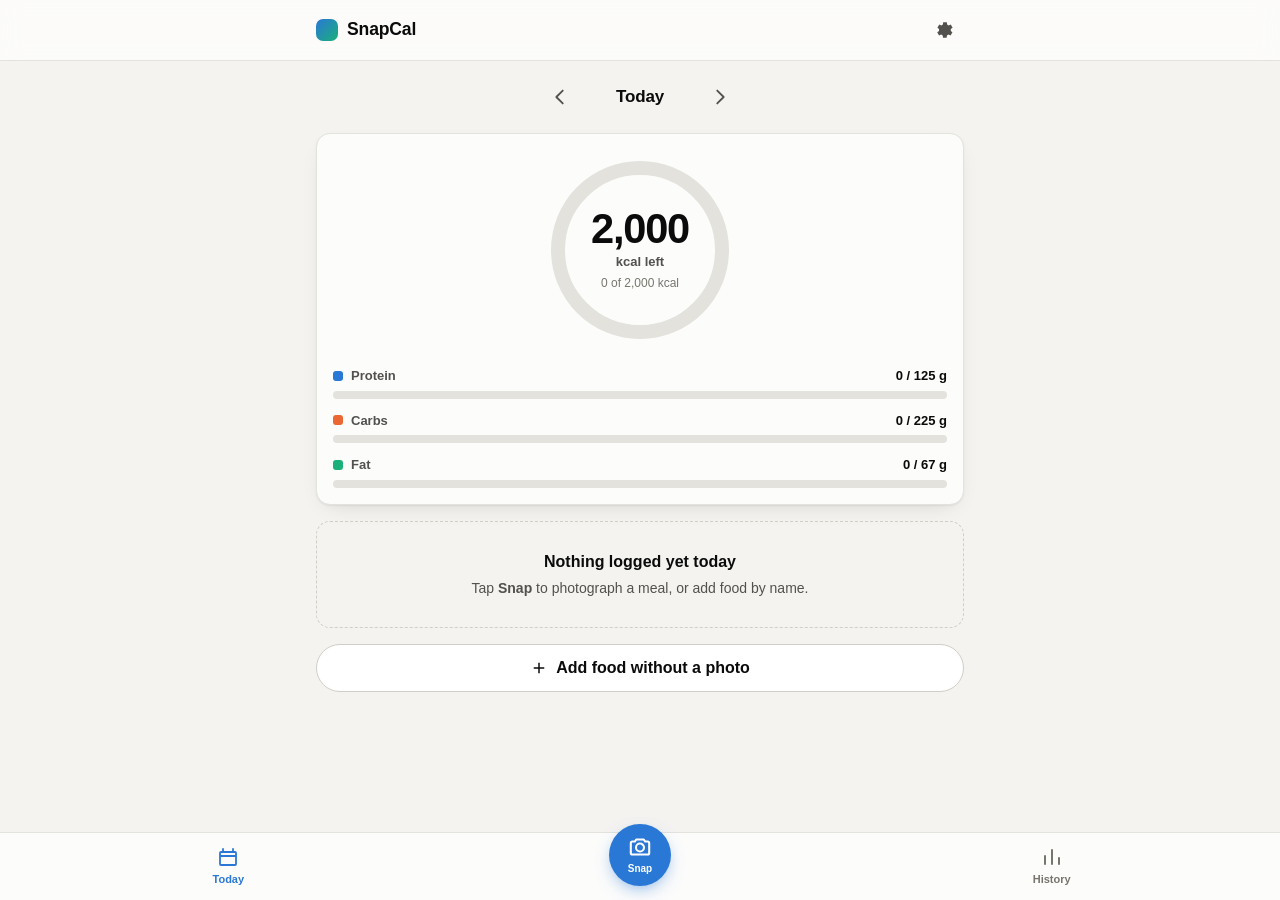
<file: calories/index.html>
<!doctype html>
<html lang="en">
<head>
<meta charset="utf-8">
<meta name="viewport" content="width=device-width, initial-scale=1, viewport-fit=cover">
<title>SnapCal — Calorie Tracker</title>
<meta name="description" content="Track calories by snapping a photo of your meal. Works offline, your data stays on your device.">
<meta name="theme-color" content="#fcfcfb" media="(prefers-color-scheme: light)">
<meta name="theme-color" content="#1a1a19" media="(prefers-color-scheme: dark)">
<link rel="manifest" href="manifest.webmanifest">
<link rel="icon" href="icons/icon-192.png" sizes="192x192">
<link rel="apple-touch-icon" href="icons/apple-touch-icon.png">
<meta name="apple-mobile-web-app-capable" content="yes">
<meta name="apple-mobile-web-app-title" content="SnapCal">
<link rel="stylesheet" href="styles.css">
</head>
<body data-palette="#2a78d6,#eb6834,#1baf7a">

<a class="skip-link" href="#main">Skip to content</a>

<header class="appbar">
  <div class="appbar-in">
    <h1 class="brand"><span class="brand-mark" aria-hidden="true"></span> SnapCal</h1>
    <button type="button" class="icon-btn" id="btn-settings" aria-label="Settings">
      <svg viewBox="0 0 24 24" aria-hidden="true"><path d="M12 15.5a3.5 3.5 0 1 0 0-7 3.5 3.5 0 0 0 0 7Z"/><path d="M19.4 13a7.8 7.8 0 0 0 0-2l2-1.5-2-3.4-2.3 1a7.8 7.8 0 0 0-1.7-1l-.3-2.5h-4l-.3 2.5a7.8 7.8 0 0 0-1.7 1l-2.3-1-2 3.4L6.6 11a7.8 7.8 0 0 0 0 2l-2 1.5 2 3.4 2.3-1a7.8 7.8 0 0 0 1.7 1l.3 2.5h4l.3-2.5a7.8 7.8 0 0 0 1.7-1l2.3 1 2-3.4Z"/></svg>
    </button>
  </div>
</header>

<main id="main">

  <!-- ───────────────────────── TODAY ───────────────────────── -->
  <section class="screen" id="screen-today" aria-labelledby="today-h">
    <div class="day-nav">
      <button type="button" class="icon-btn" id="day-prev" aria-label="Previous day">
        <svg viewBox="0 0 24 24" aria-hidden="true"><path d="M15 5l-7 7 7 7" fill="none" stroke="currentColor" stroke-width="2" stroke-linecap="round" stroke-linejoin="round"/></svg>
      </button>
      <h2 id="today-h" class="day-label">Today</h2>
      <button type="button" class="icon-btn" id="day-next" aria-label="Next day">
        <svg viewBox="0 0 24 24" aria-hidden="true"><path d="M9 5l7 7-7 7" fill="none" stroke="currentColor" stroke-width="2" stroke-linecap="round" stroke-linejoin="round"/></svg>
      </button>
    </div>

    <div class="viz-root card ring-card">
      <figure class="ring-figure">
        <svg class="ring" viewBox="0 0 200 200" role="img" aria-labelledby="ring-title ring-desc">
          <title id="ring-title">Calories today</title>
          <desc id="ring-desc" class="ring-desc">No meals logged yet.</desc>
          <circle class="ring-track" cx="100" cy="100" r="82"></circle>
          <circle class="ring-value" cx="100" cy="100" r="82" transform="rotate(-90 100 100)"></circle>
        </svg>
        <div class="ring-center">
          <strong class="hero-num" id="kcal-left">0</strong>
          <span class="hero-sub" id="kcal-left-label">kcal left</span>
          <span class="hero-foot" id="kcal-of">of 2000 goal</span>
        </div>
      </figure>

      <p class="status-line" id="goal-status" hidden></p>

      <div class="macros" id="macros" role="group" aria-label="Macronutrients">
        <div class="macro" data-macro="p">
          <div class="macro-head"><span class="swatch" aria-hidden="true"></span><span class="macro-name">Protein</span><span class="macro-val">0 g</span></div>
          <div class="macro-bar"><span class="macro-fill"></span><span class="macro-target" aria-hidden="true"></span></div>
        </div>
        <div class="macro" data-macro="c">
          <div class="macro-head"><span class="swatch" aria-hidden="true"></span><span class="macro-name">Carbs</span><span class="macro-val">0 g</span></div>
          <div class="macro-bar"><span class="macro-fill"></span><span class="macro-target" aria-hidden="true"></span></div>
        </div>
        <div class="macro" data-macro="f">
          <div class="macro-head"><span class="swatch" aria-hidden="true"></span><span class="macro-name">Fat</span><span class="macro-val">0 g</span></div>
          <div class="macro-bar"><span class="macro-fill"></span><span class="macro-target" aria-hidden="true"></span></div>
        </div>
      </div>
    </div>

    <div id="meal-groups" class="meals"></div>

    <button type="button" class="btn btn-quiet add-manual" id="btn-add-manual">
      <svg viewBox="0 0 24 24" aria-hidden="true" width="18" height="18" fill="currentColor"><path d="M11 5h2v6h6v2h-6v6h-2v-6H5v-2h6V5Z"/></svg>
      Add food without a photo
    </button>
  </section>

  <!-- ───────────────────────── HISTORY ───────────────────────── -->
  <section class="screen" id="screen-history" aria-labelledby="history-h" hidden>
    <h2 id="history-h">History</h2>

    <div class="stat-row">
      <div class="card stat">
        <span class="stat-label">Daily average</span>
        <strong class="stat-num" id="stat-avg">—</strong>
        <span class="stat-foot" id="stat-avg-foot">last 7 days</span>
      </div>
      <div class="card stat">
        <span class="stat-label">Days on target</span>
        <strong class="stat-num" id="stat-ontarget">—</strong>
        <span class="stat-foot">within goal</span>
      </div>
      <div class="card stat">
        <span class="stat-label">Meals logged</span>
        <strong class="stat-num" id="stat-meals">—</strong>
        <span class="stat-foot">all time</span>
      </div>
    </div>

    <div class="viz-root card">
      <div class="chart-head">
        <h3 class="chart-title">Calories per day</h3>
        <div class="chart-tools">
          <div class="seg" role="group" aria-label="Time range">
            <button type="button" class="seg-btn is-on" data-range="7">7d</button>
            <button type="button" class="seg-btn" data-range="14">14d</button>
            <button type="button" class="seg-btn" data-range="30">30d</button>
          </div>
          <button type="button" class="link-btn" id="btn-table" aria-expanded="false">Table view</button>
        </div>
      </div>
      <div class="chart-wrap">
        <div class="chart" id="chart-days" role="img" aria-labelledby="chart-days-desc"></div>
        <p id="chart-days-desc" class="sr-only">Bar chart of daily calorie totals.</p>
        <div class="tooltip" id="chart-tip" role="status" aria-live="polite" hidden></div>
      </div>
      <div id="table-days" hidden></div>
    </div>
  </section>

  <!-- ───────────────────────── SETTINGS ───────────────────────── -->
  <section class="screen" id="screen-settings" aria-labelledby="settings-h" hidden>
    <h2 id="settings-h">Settings</h2>

    <form class="card stack" id="form-goals" novalidate>
      <h3>Daily targets</h3>
      <label class="field">
        <span>Calorie goal</span>
        <input type="number" id="in-goal" inputmode="numeric" min="800" max="6000" step="10" required>
        <small>kcal per day</small>
      </label>
      <fieldset class="split">
        <legend>Macro split (% of calories)</legend>
        <label class="field"><span>Protein</span><input type="number" id="in-sp" min="5" max="70" step="1"></label>
        <label class="field"><span>Carbs</span><input type="number" id="in-sc" min="5" max="80" step="1"></label>
        <label class="field"><span>Fat</span><input type="number" id="in-sf" min="5" max="70" step="1"></label>
      </fieldset>
      <p class="hint" id="split-hint"></p>
      <details class="calc">
        <summary>Help me pick a goal</summary>
        <div class="stack">
          <div class="split">
            <label class="field"><span>Sex</span>
              <select id="in-sex"><option value="f">Female</option><option value="m">Male</option></select>
            </label>
            <label class="field"><span>Age</span><input type="number" id="in-age" min="14" max="100" step="1"></label>
          </div>
          <div class="split">
            <label class="field"><span>Height</span><input type="number" id="in-height" min="120" max="230" step="1"><small>cm</small></label>
            <label class="field"><span>Weight</span><input type="number" id="in-weight" min="30" max="250" step="0.5"><small>kg</small></label>
          </div>
          <label class="field"><span>Activity</span>
            <select id="in-activity">
              <option value="1.2">Mostly sitting</option>
              <option value="1.375">Light activity, 1–3 days</option>
              <option value="1.55" selected>Moderate, 3–5 days</option>
              <option value="1.725">Very active, 6–7 days</option>
              <option value="1.9">Physical job or athlete</option>
            </select>
          </label>
          <label class="field"><span>Aim</span>
            <select id="in-aim">
              <option value="-500">Lose about 0.5 kg / week</option>
              <option value="-250">Lose slowly</option>
              <option value="0" selected>Maintain</option>
              <option value="250">Gain slowly</option>
            </select>
          </label>
          <button type="button" class="btn btn-quiet" id="btn-calc">Estimate my goal</button>
          <p class="hint" id="calc-out"></p>
          <p class="fineprint">A rough estimate from the Mifflin–St Jeor formula. It is not medical advice — check with a professional before making big changes.</p>
        </div>
      </details>
      <button type="submit" class="btn">Save targets</button>
    </form>

    <form class="card stack" id="form-ai" novalidate>
      <h3>Photo recognition</h3>
      <p class="hint">SnapCal can read your meal photo with Claude and estimate what is on the plate. Paste your own Anthropic API key — it is stored only in this browser and sent only to <code>api.anthropic.com</code>.</p>
      <label class="field">
        <span>Anthropic API key</span>
        <input type="password" id="in-key" autocomplete="off" spellcheck="false" placeholder="sk-ant-...">
        <small>Get one at console.anthropic.com. Leave empty to log meals by hand.</small>
      </label>
      <label class="field">
        <span>Model</span>
        <select id="in-model">
          <option value="claude-sonnet-5-5">Sonnet 5.5 — about 0.6¢ a scan (recommended)</option>
          <option value="claude-opus-5-5">Opus 5.5 — about 1.3¢, best on crowded plates</option>
          <option value="claude-haiku-5-5">Haiku 5.5 — about 0.03¢, cheapest and fastest</option>
        </select>
        <small>Rough cost per photo at today's rates. Three meals a day is
        well under US$1 a month on Sonnet.</small>
      </label>
      <div class="row">
        <button type="submit" class="btn">Save</button>
        <button type="button" class="btn btn-quiet" id="btn-test-key">Test key</button>
      </div>
      <label class="check">
        <input type="checkbox" id="in-autolog">
        <span>
          <strong>Log the meal straight after scanning</strong>
          <small>Snap and it's done — no review step. The meal stays editable from Today.</small>
        </span>
      </label>
      <p class="hint" id="key-status"></p>
      <p class="fineprint">A browser-stored key can be read by anything that can run script on this page. Use a key with a low spend limit, and clear it when you are done.</p>
    </form>

    <div class="card stack">
      <h3>Appearance</h3>
      <div class="seg seg-wide" role="group" aria-label="Theme">
        <button type="button" class="seg-btn" data-theme-opt="system">System</button>
        <button type="button" class="seg-btn" data-theme-opt="light">Light</button>
        <button type="button" class="seg-btn" data-theme-opt="dark">Dark</button>
      </div>
    </div>

    <div class="card stack">
      <h3>Your data</h3>
      <p class="hint">Everything lives in this browser — meals in local storage, photos in an on-device database. Nothing is uploaded except the photo you choose to analyse.</p>
      <div class="row wrap">
        <button type="button" class="btn btn-quiet" id="btn-export-json">Export JSON</button>
        <button type="button" class="btn btn-quiet" id="btn-export-csv">Export CSV</button>
        <button type="button" class="btn btn-quiet" id="btn-import">Import JSON</button>
        <button type="button" class="btn btn-danger" id="btn-wipe">Delete everything</button>
      </div>
      <p class="hint" id="data-status"></p>
    </div>

    <p class="fineprint center">SnapCal gives estimates for everyday awareness, not clinical accuracy. Calorie figures in the built-in food list are rounded reference values, and a photo estimate is a best guess from what is visible.</p>
  </section>
</main>

<!-- ───────────────────────── BOTTOM BAR ───────────────────────── -->
<nav class="tabbar" aria-label="Main">
  <button type="button" class="tab is-on" data-tab="today" aria-current="page">
    <svg viewBox="0 0 24 24" aria-hidden="true"><path d="M4 11h16M7 4v3m10-3v3M5 7h14a1 1 0 0 1 1 1v11a1 1 0 0 1-1 1H5a1 1 0 0 1-1-1V8a1 1 0 0 1 1-1Z" fill="none" stroke="currentColor" stroke-width="1.8" stroke-linecap="round"/></svg>
    <span>Today</span>
  </button>
  <button type="button" class="snap-btn" id="btn-snap">
    <svg viewBox="0 0 24 24" aria-hidden="true"><path d="M12 16.2a3.7 3.7 0 1 0 0-7.4 3.7 3.7 0 0 0 0 7.4Z" fill="none" stroke="currentColor" stroke-width="1.9"/><path d="M3.5 8.5A1.5 1.5 0 0 1 5 7h2.3l1.2-2h7l1.2 2H19a1.5 1.5 0 0 1 1.5 1.5v9A1.5 1.5 0 0 1 19 19H5a1.5 1.5 0 0 1-1.5-1.5v-9Z" fill="none" stroke="currentColor" stroke-width="1.9" stroke-linejoin="round"/></svg>
    <span>Snap</span>
  </button>
  <button type="button" class="tab" data-tab="history">
    <svg viewBox="0 0 24 24" aria-hidden="true"><path d="M5 19V11m7 8V5m7 14v-6" fill="none" stroke="currentColor" stroke-width="2" stroke-linecap="round"/></svg>
    <span>History</span>
  </button>
</nav>

<!-- ───────────────────────── CAPTURE SHEET ───────────────────────── -->
<dialog class="sheet sheet-full" id="dlg-capture" aria-labelledby="capture-h">
  <form method="dialog" class="sheet-close-form"><button class="icon-btn sheet-x" value="cancel" aria-label="Close">✕</button></form>
  <h2 id="capture-h" class="sr-only">Take a photo of your meal</h2>
  <div class="cam">
    <video id="cam-video" playsinline muted autoplay></video>
    <div class="cam-frame" aria-hidden="true"></div>
    <p class="cam-msg" id="cam-msg">Starting camera…</p>
  </div>
  <div class="cam-bar">
    <label class="btn btn-quiet">
      Choose photo
      <input type="file" id="in-file" accept="image/*" hidden>
    </label>
    <button type="button" class="shutter" id="btn-shutter" aria-label="Take photo"><span></span></button>
    <button type="button" class="btn btn-quiet" id="btn-flip">Flip</button>
  </div>
</dialog>

<!-- ───────────────────────── REVIEW / CONFIRM SHEET ───────────────────────── -->
<dialog class="sheet" id="dlg-review" aria-labelledby="review-h">
  <div class="sheet-head">
    <h2 id="review-h">New meal</h2>
    <form method="dialog"><button class="icon-btn" value="cancel" aria-label="Close">✕</button></form>
  </div>

  <div class="sheet-body stack">
    <img id="review-photo" class="review-photo" alt="The meal you photographed" hidden>

    <div class="seg seg-wide" role="group" aria-label="Meal">
      <button type="button" class="seg-btn" data-meal="breakfast">Breakfast</button>
      <button type="button" class="seg-btn" data-meal="lunch">Lunch</button>
      <button type="button" class="seg-btn" data-meal="dinner">Dinner</button>
      <button type="button" class="seg-btn" data-meal="snack">Snack</button>
    </div>

    <p class="scan-note" id="scan-note" role="status" hidden>
      <span class="spin" aria-hidden="true"></span> Reading your plate…
    </p>

    <div class="no-key-box" id="no-key-box" hidden>
      <p class="hint"><strong>Scanning is not set up yet.</strong> With an Anthropic API key,
      a photo is read automatically the moment you take it. Until then, add the food by name below.</p>
      <button type="button" class="btn" id="btn-setup-key">Set up scanning</button>
    </div>

    <details class="ai-box" id="ai-box">
      <summary>Rescan with a hint</summary>
      <div class="stack">
        <label class="field">
          <span>Anything the photo doesn't show?</span>
          <input type="text" id="in-hint" placeholder="e.g. cooked with 2 tbsp oil, large portion">
        </label>
        <button type="button" class="btn btn-quiet" id="btn-analyze">Scan this photo</button>
      </div>
    </details>
    <p class="hint" id="ai-status"></p>

    <div class="items" id="review-items"></div>

    <div class="add-food">
      <label class="field">
        <span>Add food</span>
        <input type="search" id="in-search" placeholder="Search 95 foods — rice, roti canai, salmon…" autocomplete="off" role="combobox" aria-expanded="false" aria-controls="search-results">
      </label>
      <ul class="results" id="search-results" role="listbox" hidden></ul>
      <button type="button" class="link-btn" id="btn-custom">Enter calories manually</button>
    </div>

  </div>

  <div class="sheet-foot">
    <div class="totals" id="review-totals" aria-live="polite"></div>
    <div class="row">
      <button type="button" class="btn btn-quiet" id="btn-cancel-meal">Discard</button>
      <button type="button" class="btn" id="btn-save-meal">Save meal</button>
    </div>
  </div>
</dialog>

<div class="toast" id="toast" role="status" aria-live="polite" hidden></div>
<canvas id="work-canvas" hidden></canvas>

<script src="app.js" type="module"></script>
</body>
</html>
</file>
<file: calories/styles.css>
/* ─────────────────────────────────────────────────────────────
   SnapCal — tokens
   Chart colors follow the validated reference palette:
   categorical slots 1–3 (blue / orange / aqua) for macros,
   sequential blue for the day bars, status colors for goal state.
   ───────────────────────────────────────────────────────────── */
:root {
  color-scheme: light;
  --surface-0: #f4f3f0;
  --surface-1: #fcfcfb;
  --surface-2: #ffffff;
  --border: #e3e2dd;
  --border-strong: #cfcec7;
  --text-primary: #0b0b0b;
  --text-secondary: #52514e;
  --text-muted: #77756e;
  --accent: #2a78d6;
  --accent-ink: #ffffff;
  --accent-soft: #e8f0fc;

  --series-1: #2a78d6;  /* protein */
  --series-2: #eb6834;  /* carbs   */
  --series-3: #1baf7a;  /* fat     */
  --seq-bar: #2a78d6;
  --seq-bar-hover: #1c5cab;
  --seq-bar-dim: #9ec5f4;

  --good: #0ca30c;
  --warning: #fab219;
  --critical: #d03b3b;

  --radius: 14px;
  --radius-sm: 10px;
  --shadow: 0 1px 2px rgba(11, 11, 11, .06), 0 8px 24px -12px rgba(11, 11, 11, .18);
  --gutter: 16px;
  --tabbar-h: 68px;
  --font: -apple-system, BlinkMacSystemFont, "Segoe UI", Roboto, "Helvetica Neue", Arial, sans-serif;
}

@media (prefers-color-scheme: dark) {
  :root:not([data-theme="light"]) {
    color-scheme: dark;
    --surface-0: #121211;
    --surface-1: #1a1a19;
    --surface-2: #232322;
    --border: #35352f;
    --border-strong: #4a4a43;
    --text-primary: #f0efec;
    --text-secondary: #c3c2b7;
    --text-muted: #9c9a90;
    --accent: #3987e5;
    --accent-ink: #0b0b0b;
    --accent-soft: #1d2b3d;

    --series-1: #3987e5;
    --series-2: #d95926;
    --series-3: #199e70;
    --seq-bar: #3987e5;
    --seq-bar-hover: #86b6ef;
    --seq-bar-dim: #1c5cab;

    --shadow: 0 1px 2px rgba(0, 0, 0, .5), 0 8px 24px -12px rgba(0, 0, 0, .7);
  }
}
:root[data-theme="dark"] {
  color-scheme: dark;
  --surface-0: #121211;
  --surface-1: #1a1a19;
  --surface-2: #232322;
  --border: #35352f;
  --border-strong: #4a4a43;
  --text-primary: #f0efec;
  --text-secondary: #c3c2b7;
  --text-muted: #9c9a90;
  --accent: #3987e5;
  --accent-ink: #0b0b0b;
  --accent-soft: #1d2b3d;
  --series-1: #3987e5;
  --series-2: #d95926;
  --series-3: #199e70;
  --seq-bar: #3987e5;
  --seq-bar-hover: #86b6ef;
  --seq-bar-dim: #1c5cab;
  --shadow: 0 1px 2px rgba(0, 0, 0, .5), 0 8px 24px -12px rgba(0, 0, 0, .7);
}

* { box-sizing: border-box; }

/* A display rule on an element otherwise beats the UA's [hidden] — this keeps
   `el.hidden = true` authoritative everywhere in the app. */
[hidden] { display: none !important; }

html, body { overflow-x: hidden; }

body {
  margin: 0;
  background: var(--surface-0);
  color: var(--text-primary);
  font-family: var(--font);
  font-size: 16px;
  line-height: 1.5;
  -webkit-text-size-adjust: 100%;
  -webkit-tap-highlight-color: transparent;
}

h1, h2, h3 { line-height: 1.25; margin: 0; letter-spacing: -.01em; }
h2 { font-size: 1.25rem; }
h3 { font-size: .95rem; letter-spacing: .02em; text-transform: uppercase; color: var(--text-secondary); }
p { margin: 0; }

.sr-only {
  position: absolute; width: 1px; height: 1px; padding: 0; margin: -1px;
  overflow: hidden; clip: rect(0 0 0 0); white-space: nowrap; border: 0;
}
.skip-link {
  position: absolute; left: -999px; top: 0; z-index: 100;
  background: var(--accent); color: var(--accent-ink); padding: 10px 14px; border-radius: 0 0 8px 0;
}
.skip-link:focus { left: 0; }

:focus-visible { outline: 2px solid var(--accent); outline-offset: 2px; border-radius: 4px; }

/* ── App bar ── */
.appbar {
  position: sticky; top: 0; z-index: 20;
  background: color-mix(in srgb, var(--surface-1) 92%, transparent);
  backdrop-filter: blur(10px);
  border-bottom: 1px solid var(--border);
  padding-top: env(safe-area-inset-top);
}
.appbar-in {
  max-width: 680px; margin: 0 auto; padding: 10px var(--gutter);
  display: flex; align-items: center; justify-content: space-between; gap: 12px;
}
.brand { font-size: 1.1rem; font-weight: 650; display: flex; align-items: center; gap: 9px; }
.brand-mark {
  width: 22px; height: 22px; border-radius: 7px; flex: none;
  background: linear-gradient(135deg, var(--series-1), var(--series-3));
}

.icon-btn {
  appearance: none; border: 0; background: transparent; color: var(--text-secondary);
  width: 40px; height: 40px; border-radius: 50%; display: grid; place-items: center;
  cursor: pointer; font-size: 1rem; padding: 0;
}
.icon-btn:hover { background: var(--surface-2); color: var(--text-primary); }
.icon-btn svg { width: 22px; height: 22px; fill: currentColor; }

/* ── Layout ── */
main { max-width: 680px; margin: 0 auto; padding: 16px var(--gutter) calc(var(--tabbar-h) + 28px + env(safe-area-inset-bottom)); }
.screen { display: grid; gap: 16px; }

.card {
  background: var(--surface-1);
  border: 1px solid var(--border);
  border-radius: var(--radius);
  padding: 16px;
  box-shadow: var(--shadow);
}
.stack { display: grid; gap: 14px; }
.row { display: flex; gap: 10px; align-items: center; }
.row.wrap { flex-wrap: wrap; }
.center { text-align: center; }

/* ── Buttons ── */
.btn {
  appearance: none; cursor: pointer; font: inherit; font-weight: 550;
  padding: 11px 18px; border-radius: 999px; border: 1px solid transparent;
  background: var(--accent); color: var(--accent-ink); min-height: 44px;
  display: inline-flex; align-items: center; justify-content: center; gap: 8px;
}
.btn:hover { filter: brightness(1.06); }
.btn:disabled { opacity: .5; cursor: default; filter: none; }
.btn-quiet { background: var(--surface-2); color: var(--text-primary); border-color: var(--border-strong); }
.btn-danger { background: transparent; color: var(--critical); border-color: var(--critical); }
.link-btn {
  appearance: none; border: 0; background: none; padding: 4px 0; cursor: pointer;
  color: var(--accent); font: inherit; text-decoration: underline; text-underline-offset: 3px;
}

.seg { display: inline-flex; background: var(--surface-2); border: 1px solid var(--border); border-radius: 999px; padding: 3px; gap: 2px; }
.seg-wide { display: flex; }
.seg-wide .seg-btn { flex: 1; }
.seg-btn {
  appearance: none; border: 0; background: transparent; color: var(--text-secondary);
  font: inherit; font-size: .875rem; font-weight: 550; padding: 8px 14px; border-radius: 999px;
  cursor: pointer; min-height: 36px; white-space: nowrap;
}
.seg-btn.is-on { background: var(--accent); color: var(--accent-ink); }

/* ── Fields ── */
.field { display: grid; gap: 5px; }
.field > span { font-size: .8125rem; font-weight: 550; color: var(--text-secondary); }
.field small { font-size: .75rem; color: var(--text-muted); }
input, select, textarea {
  font: inherit; color: var(--text-primary); background: var(--surface-2);
  border: 1px solid var(--border-strong); border-radius: var(--radius-sm);
  padding: 11px 12px; min-height: 44px; width: 100%;
}
input[type="number"] { -moz-appearance: textfield; }
.split { display: grid; grid-template-columns: repeat(3, 1fr); gap: 10px; border: 0; padding: 0; margin: 0; }
.split legend { font-size: .8125rem; font-weight: 550; color: var(--text-secondary); padding: 0 0 6px; }
.hint { font-size: .8125rem; color: var(--text-secondary); }
.fineprint { font-size: .75rem; color: var(--text-muted); }
.calc summary { cursor: pointer; font-size: .875rem; color: var(--accent); padding: 4px 0; }
.calc > .stack { padding-top: 12px; }

/* ── Day nav ── */
.day-nav { display: flex; align-items: center; justify-content: center; gap: 8px; }
.day-label { font-size: 1.0625rem; min-width: 11ch; text-align: center; }

/* ── Ring (hero number) ── */
.ring-card { display: grid; gap: 16px; justify-items: center; }
.ring-figure { position: relative; width: 200px; max-width: 100%; margin: 0; }
.ring { display: block; width: 100%; height: auto; }
.ring-track { fill: none; stroke: var(--border); stroke-width: 14; }
.ring-value {
  fill: none; stroke: var(--seq-bar); stroke-width: 14; stroke-linecap: round;
  stroke-dasharray: 515.2; stroke-dashoffset: 515.2;
  transition: stroke-dashoffset .5s ease, stroke .3s ease;
}
.ring-value.is-over { stroke: var(--critical); }
.ring-center {
  position: absolute; inset: 0; display: grid; place-content: center; text-align: center; gap: 2px;
}
.hero-num { font-size: 2.6rem; font-weight: 700; line-height: 1; letter-spacing: -.03em; font-variant-numeric: tabular-nums; }
.hero-sub { font-size: .8125rem; font-weight: 550; color: var(--text-secondary); }
.hero-foot { font-size: .75rem; color: var(--text-muted); }

.status-line { display: flex; align-items: center; gap: 8px; font-size: .875rem; font-weight: 550; }
.status-line .dot { width: 10px; height: 10px; border-radius: 50%; flex: none; }
.status-line[data-state="good"] .dot { background: var(--good); }
.status-line[data-state="warning"] .dot { background: var(--warning); }
.status-line[data-state="critical"] .dot { background: var(--critical); }

/* ── Macro bars (direct-labelled: relief for low-contrast slots) ── */
.macros { display: grid; gap: 12px; width: 100%; }
.macro-head { display: flex; align-items: center; gap: 8px; font-size: .8125rem; margin-bottom: 5px; }
.macro-name { color: var(--text-secondary); font-weight: 550; }
.macro-val { margin-left: auto; color: var(--text-primary); font-weight: 600; font-variant-numeric: tabular-nums; }
.swatch { width: 10px; height: 10px; border-radius: 3px; flex: none; }
.macro[data-macro="p"] .swatch, .macro[data-macro="p"] .macro-fill { background: var(--series-1); }
.macro[data-macro="c"] .swatch, .macro[data-macro="c"] .macro-fill { background: var(--series-2); }
.macro[data-macro="f"] .swatch, .macro[data-macro="f"] .macro-fill { background: var(--series-3); }
.macro-bar { position: relative; height: 8px; background: var(--border); border-radius: 999px; overflow: hidden; }
.macro-fill { display: block; height: 100%; width: 0; border-radius: 999px; transition: width .45s ease; }
.macro-target {
  position: absolute; top: -3px; bottom: -3px; width: 2px; background: var(--text-muted);
  border-radius: 1px; left: 100%;
}

/* ── Meals list ── */
.meals { display: grid; gap: 12px; }
.meal-group { }
.meal-group-head {
  display: flex; align-items: baseline; gap: 8px; padding: 0 4px 8px;
}
.meal-group-head h3 { text-transform: none; font-size: .9375rem; color: var(--text-primary); letter-spacing: 0; }
.meal-group-kcal { margin-left: auto; font-size: .875rem; color: var(--text-secondary); font-variant-numeric: tabular-nums; }

.entry {
  display: grid; grid-template-columns: 52px minmax(0, 1fr) auto auto; gap: 10px; align-items: center;
  background: var(--surface-1); border: 1px solid var(--border); border-radius: var(--radius);
  padding: 10px; margin-bottom: 8px;
}
.entry-thumb {
  width: 52px; height: 52px; border-radius: var(--radius-sm); object-fit: cover;
  background: var(--surface-2); display: grid; place-items: center; overflow: hidden;
}
.entry-thumb svg { width: 24px; height: 24px; color: var(--text-muted); }
.entry-thumb img { width: 100%; height: 100%; object-fit: cover; display: block; }
.entry-main { min-width: 0; }
.entry-name { font-weight: 550; font-size: .9375rem; overflow-wrap: anywhere; }
.entry-sub { font-size: .75rem; color: var(--text-muted); white-space: nowrap; overflow: hidden; text-overflow: ellipsis; }
.entry-kcal { font-weight: 650; font-variant-numeric: tabular-nums; text-align: right; }
.entry-kcal small { display: block; font-weight: 400; font-size: .6875rem; color: var(--text-muted); }
.entry-actions { display: flex; gap: 0; }
.entry-actions .icon-btn { width: 36px; height: 36px; }
.entry-actions svg { width: 19px; height: 19px; }

.empty {
  text-align: center; color: var(--text-secondary); padding: 28px 16px;
  border: 1px dashed var(--border-strong); border-radius: var(--radius);
}
.add-manual { width: 100%; }

.empty strong { display: block; font-size: 1rem; margin-bottom: 4px; color: var(--text-primary); }
.empty p { font-size: .875rem; }

/* ── Stats ── */
.stat-row { display: grid; grid-template-columns: repeat(3, 1fr); gap: 10px; }
.stat { display: grid; gap: 2px; padding: 14px 12px; }
.stat-label { font-size: .75rem; color: var(--text-secondary); font-weight: 550; }
.stat-num { font-size: 1.5rem; font-weight: 700; letter-spacing: -.02em; font-variant-numeric: tabular-nums; }
.stat-foot { font-size: .6875rem; color: var(--text-muted); }

/* ── Day chart ── */
.chart-head { display: flex; align-items: center; gap: 12px; flex-wrap: wrap; margin-bottom: 14px; }
.chart-title { font-size: .9375rem; text-transform: none; letter-spacing: 0; color: var(--text-primary); }
.chart-tools { margin-left: auto; display: flex; align-items: center; gap: 10px; flex-wrap: wrap; }
.chart-wrap { position: relative; }
.chart {
  display: flex; align-items: flex-end; gap: 2px; height: 180px;
  border-bottom: 1px solid var(--border); position: relative; padding-bottom: 0;
}
.bar-col {
  flex: 1 1 0; min-width: 0; height: 100%; display: flex; flex-direction: column;
  justify-content: flex-end; align-items: stretch; background: none; border: 0; padding: 0 1px;
  cursor: pointer; position: relative;
}
.bar {
  width: 100%; background: var(--seq-bar); border-radius: 4px 4px 0 0; min-height: 2px;
  transition: height .4s ease, background .2s ease;
}
.bar-col[data-empty="1"] .bar { background: var(--border); }
.bar-col:hover .bar, .bar-col:focus-visible .bar { background: var(--seq-bar-hover); }
.goal-line {
  position: absolute; left: 0; right: 0; border-top: 2px dashed var(--border-strong);
  pointer-events: none;
}
.goal-line span {
  position: absolute; right: 0; top: -1.4em; font-size: .6875rem; color: var(--text-muted);
  background: var(--surface-1); padding: 0 4px;
}
.chart-axis { display: flex; gap: 2px; margin-top: 6px; }
.chart-axis span {
  flex: 1 1 0; min-width: 0; text-align: center; font-size: .625rem; color: var(--text-muted);
  overflow: hidden; white-space: nowrap;
}
.tooltip {
  position: absolute; z-index: 5; pointer-events: none; transform: translate(-50%, -100%);
  background: var(--surface-2); border: 1px solid var(--border-strong); border-radius: 8px;
  padding: 7px 10px; font-size: .75rem; box-shadow: var(--shadow); white-space: nowrap;
}
.tooltip strong { display: block; font-size: .8125rem; }

table.data { width: 100%; border-collapse: collapse; font-size: .8125rem; margin-top: 12px; }
table.data th, table.data td { text-align: right; padding: 6px 8px; border-bottom: 1px solid var(--border); }
table.data th:first-child, table.data td:first-child { text-align: left; }
table.data th { color: var(--text-secondary); font-weight: 550; }
table.data td { font-variant-numeric: tabular-nums; }

/* ── Tab bar ── */
.tabbar {
  position: fixed; bottom: 0; left: 0; right: 0; z-index: 30;
  background: color-mix(in srgb, var(--surface-1) 94%, transparent);
  backdrop-filter: blur(12px);
  border-top: 1px solid var(--border);
  display: flex; align-items: center; justify-content: space-around;
  padding: 6px 8px calc(6px + env(safe-area-inset-bottom));
  height: calc(var(--tabbar-h) + env(safe-area-inset-bottom));
}
.tab {
  appearance: none; border: 0; background: none; color: var(--text-muted); cursor: pointer;
  display: grid; justify-items: center; gap: 2px; font: inherit; font-size: .6875rem; font-weight: 550;
  padding: 6px 14px; border-radius: 12px; flex: 1; max-width: 120px;
}
.tab svg { width: 24px; height: 24px; }
.tab.is-on { color: var(--accent); }
.snap-btn {
  appearance: none; border: 0; cursor: pointer; font: inherit; font-size: .625rem; font-weight: 650;
  background: var(--accent); color: var(--accent-ink);
  width: 62px; height: 62px; border-radius: 50%; margin-top: -24px;
  display: grid; justify-items: center; align-content: center; gap: 1px;
  box-shadow: 0 6px 18px -6px color-mix(in srgb, var(--accent) 70%, transparent);
  flex: none;
}
.snap-btn svg { width: 26px; height: 26px; }
.snap-btn:active { transform: scale(.96); }

/* ── Sheets ── */
dialog.sheet {
  border: 0; padding: 0; margin: 0 auto auto; max-width: 680px; width: 100%;
  max-height: 100dvh; background: var(--surface-0); color: var(--text-primary);
  border-radius: 0; overflow: hidden;
}
dialog.sheet::backdrop { background: rgba(0, 0, 0, .55); }
@media (min-width: 640px) {
  dialog.sheet { margin: auto; border-radius: var(--radius); max-height: 92dvh; }
}
dialog[open].sheet { display: grid; grid-template-rows: auto 1fr auto; }
.sheet-head {
  display: flex; align-items: center; gap: 12px; padding: 14px var(--gutter);
  border-bottom: 1px solid var(--border); background: var(--surface-1);
  padding-top: calc(14px + env(safe-area-inset-top));
}
.sheet-head h2 { font-size: 1.0625rem; }
.sheet-head form { margin-left: auto; }
.sheet-body { padding: 16px var(--gutter); overflow-y: auto; -webkit-overflow-scrolling: touch; }
.sheet-foot {
  display: grid; gap: 10px; padding: 12px var(--gutter) calc(12px + env(safe-area-inset-bottom));
  border-top: 1px solid var(--border); background: var(--surface-1);
}
.sheet-foot .row { gap: 10px; }
.sheet-foot .btn { flex: 1; }

/* ── Camera ── */
dialog.sheet-full { max-width: 100%; height: 100dvh; background: #000; }
dialog[open].sheet-full { display: grid; grid-template-rows: 1fr auto; }
.sheet-close-form { position: absolute; top: calc(10px + env(safe-area-inset-top)); right: 10px; z-index: 3; }
.sheet-x { background: rgba(0, 0, 0, .5); color: #fff; }
.sheet-x:hover { background: rgba(0, 0, 0, .7); color: #fff; }
.cam { position: relative; overflow: hidden; background: #000; display: grid; place-items: center; }
.cam video { width: 100%; height: 100%; object-fit: cover; display: block; }
.cam-frame {
  position: absolute; inset: 12% 8%; border: 2px solid rgba(255, 255, 255, .55);
  border-radius: 18px; pointer-events: none;
}
.cam-msg {
  position: absolute; bottom: 16px; left: 16px; right: 16px; text-align: center;
  color: #fff; font-size: .875rem; text-shadow: 0 1px 4px rgba(0, 0, 0, .8);
}
.cam-bar {
  display: flex; align-items: center; justify-content: space-between; gap: 12px;
  padding: 16px var(--gutter) calc(20px + env(safe-area-inset-bottom)); background: #000;
}
.cam-bar .btn-quiet { background: #1f1f1f; color: #fff; border-color: #3a3a3a; }
.shutter {
  appearance: none; width: 70px; height: 70px; border-radius: 50%; flex: none; cursor: pointer;
  background: transparent; border: 4px solid #fff; display: grid; place-items: center; padding: 0;
}
.shutter span { width: 54px; height: 54px; border-radius: 50%; background: #fff; display: block; }
.shutter:active span { background: #c9c9c9; }
.shutter:disabled { opacity: .35; cursor: default; }
.cam-bar.no-cam .btn-quiet#btn-flip { visibility: hidden; }
.cam-bar.no-cam label.btn { background: var(--accent); color: #fff; border-color: transparent; }

/* ── Review sheet ── */
.review-photo {
  width: 100%; max-height: 240px; object-fit: cover; border-radius: var(--radius);
  display: block; background: var(--surface-2);
}
.ai-box { background: var(--surface-1); border: 1px solid var(--border); border-radius: var(--radius); padding: 12px 14px; }
.ai-box summary { cursor: pointer; font-size: .8125rem; font-weight: 550; color: var(--accent); }
.ai-box > .stack { padding-top: 12px; }
.no-key-box { display: grid; gap: 12px; background: var(--accent-soft); border-radius: var(--radius); padding: 14px; }
.no-key-box .hint { color: var(--text-primary); }

.scan-note {
  display: flex; align-items: center; justify-content: center; gap: 10px;
  background: var(--surface-1); border: 1px solid var(--border); border-radius: var(--radius);
  padding: 18px; font-size: .9375rem; font-weight: 550; color: var(--text-secondary);
}
.sheet.is-scanning .review-photo { opacity: .55; }
.sheet.is-scanning .add-food, .sheet.is-scanning .ai-box { opacity: .5; pointer-events: none; }

.check { display: flex; gap: 10px; align-items: flex-start; cursor: pointer; }
.check input { width: 20px; height: 20px; min-height: 0; flex: none; margin-top: 2px; accent-color: var(--accent); }
.check span { display: grid; gap: 2px; }
.check strong { font-size: .875rem; font-weight: 550; }
.check small { font-size: .75rem; color: var(--text-muted); }
.items { display: grid; gap: 10px; }
.item {
  background: var(--surface-1); border: 1px solid var(--border); border-radius: var(--radius); padding: 12px;
  display: grid; gap: 8px;
}
.item-top { display: flex; align-items: flex-start; gap: 10px; }
.item-name { font-weight: 550; font-size: .9375rem; flex: 1; min-width: 0; min-height: 38px; padding: 7px 9px; }
.item-grid { display: grid; grid-template-columns: repeat(2, 1fr); gap: 8px 10px; }
.item-grid.macros-grid { grid-template-columns: repeat(3, 1fr); }
.item-grid .field > span { font-size: .6875rem; }
.item-grid input { min-height: 38px; padding: 7px 9px; font-size: .9375rem; }
.item-portion { font-size: .75rem; color: var(--text-muted); margin-top: -4px; }
.badge {
  font-size: .625rem; align-self: center; font-weight: 600; padding: 2px 8px; border-radius: 999px;
  background: var(--accent-soft); color: var(--accent); white-space: nowrap;
}
.badge[data-conf="low"] { background: color-mix(in srgb, var(--warning) 22%, transparent); color: var(--text-primary); }
.badge[data-conf="medium"] { background: color-mix(in srgb, var(--warning) 14%, transparent); color: var(--text-primary); }

.add-food { position: relative; display: grid; gap: 8px; }
.results {
  list-style: none; margin: 0; padding: 4px; max-height: 260px; overflow-y: auto;
  background: var(--surface-2); border: 1px solid var(--border-strong);
  border-radius: var(--radius-sm); box-shadow: var(--shadow);
}
.results li { }
.results button {
  appearance: none; width: 100%; text-align: left; background: none; border: 0; font: inherit;
  padding: 9px 10px; border-radius: 8px; cursor: pointer; color: var(--text-primary);
  display: flex; gap: 10px; align-items: baseline;
}
.results button:hover, .results button:focus-visible { background: var(--accent-soft); }
.results .r-name { flex: 1; font-size: .875rem; }
.results .r-kcal { font-size: .75rem; color: var(--text-secondary); font-variant-numeric: tabular-nums; }

.totals {
  display: flex; align-items: baseline; gap: 8px; flex-wrap: wrap;
  padding: 10px 14px; border-radius: var(--radius-sm); background: var(--accent-soft);
  font-size: .8125rem;
}
.totals strong { font-size: 1.25rem; font-variant-numeric: tabular-nums; }
.totals .t-macros { margin-left: auto; color: var(--text-secondary); }

/* ── Toast ── */
.toast {
  position: fixed; left: 50%; transform: translateX(-50%);
  bottom: calc(var(--tabbar-h) + 18px + env(safe-area-inset-bottom)); z-index: 60;
  background: var(--text-primary); color: var(--surface-1);
  padding: 11px 16px; border-radius: 999px; font-size: .875rem; font-weight: 550;
  box-shadow: var(--shadow); max-width: calc(100vw - 32px); text-align: center;
}

.spin { display: inline-block; width: 14px; height: 14px; border-radius: 50%;
  border: 2px solid currentColor; border-top-color: transparent; animation: spin .7s linear infinite; }
@keyframes spin { to { transform: rotate(360deg); } }

@media (prefers-reduced-motion: reduce) {
  *, *::before, *::after { transition-duration: .01ms !important; animation-duration: .01ms !important; }
}

@media (forced-colors: active) {
  .bar, .macro-fill, .ring-value { forced-color-adjust: none; }
  .card, .entry { border-color: CanvasText; }
}
</file>
